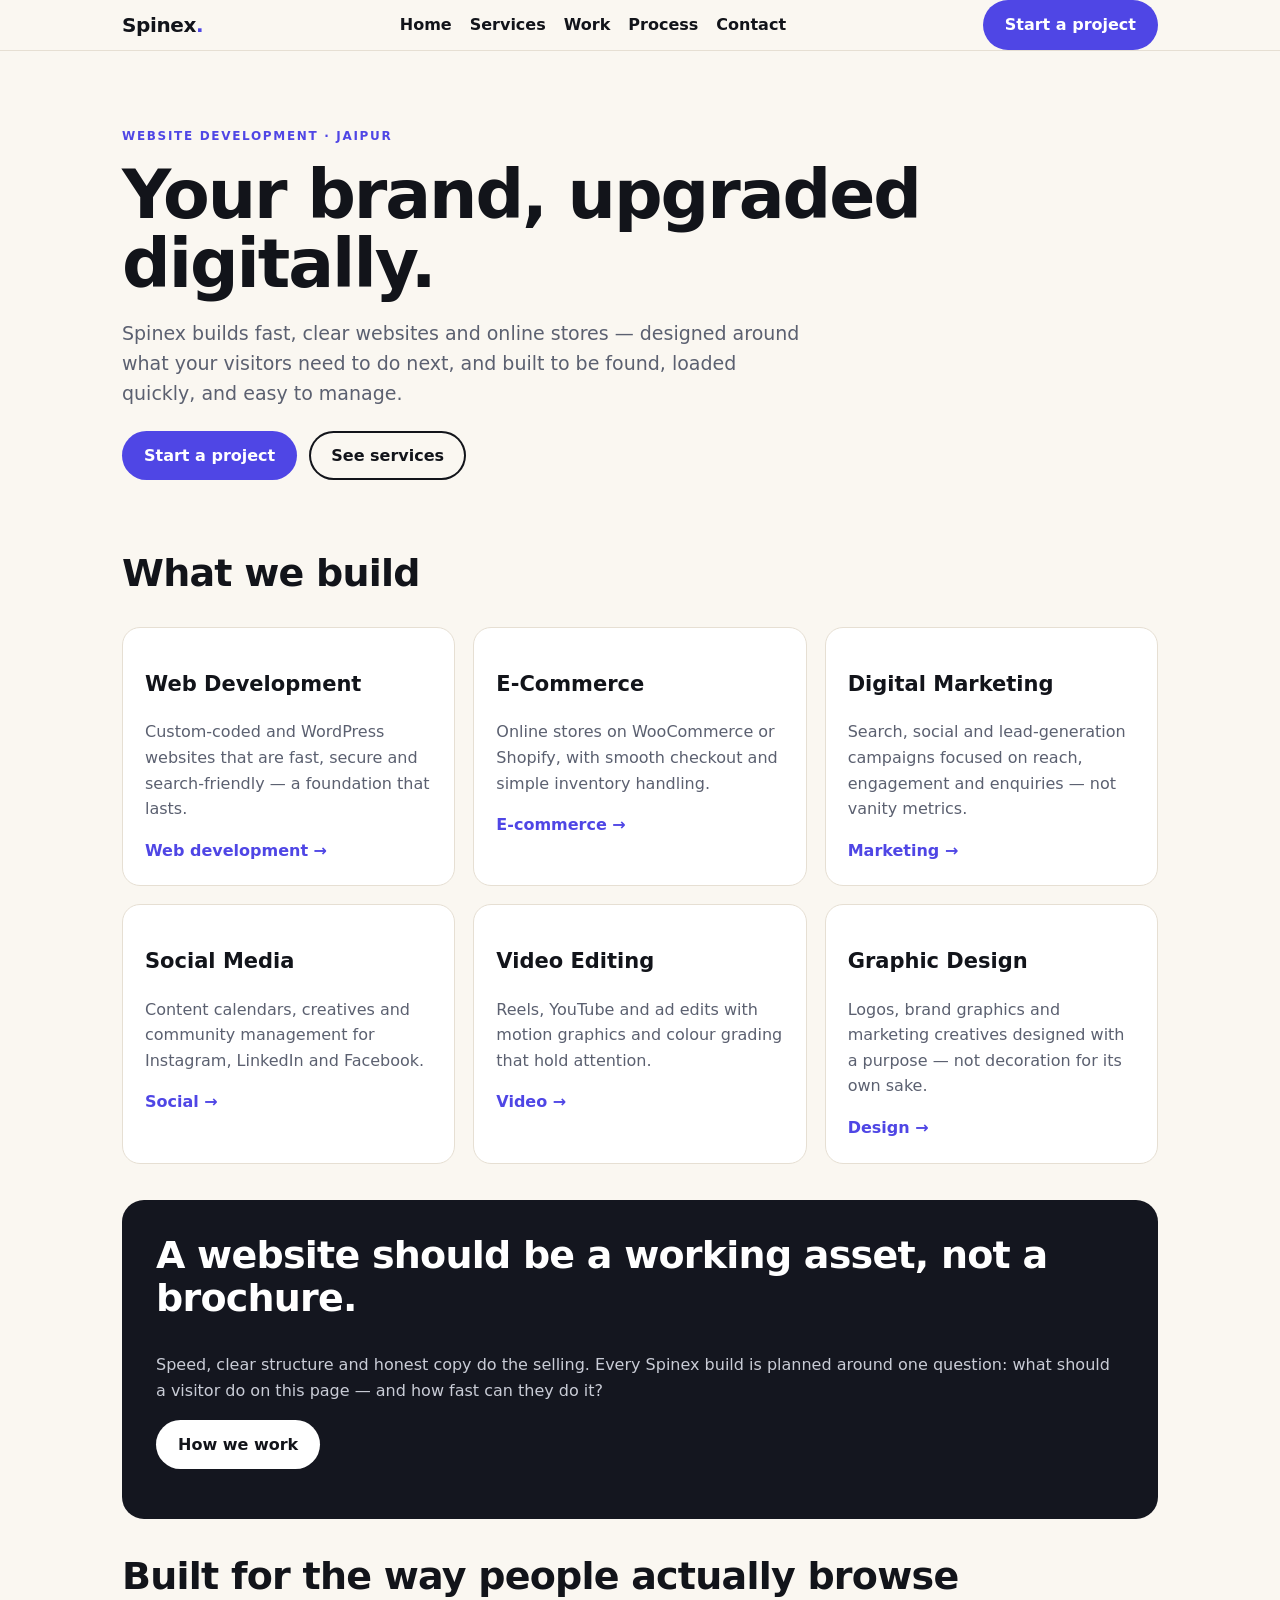
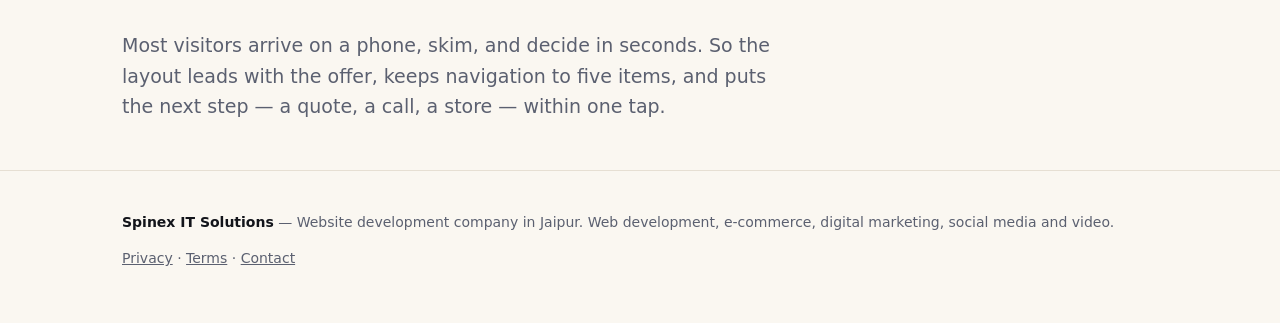
<file: index.html>
<!DOCTYPE html><html lang="en"><head><meta charset="utf-8"><meta name="viewport" content="width=device-width,initial-scale=1"><title>Spinex IT Solutions — Websites that turn visitors into customers</title><meta name="description" content="Jaipur website development company: WordPress and custom websites, e-commerce stores, SEO, digital marketing, social media and video."><link rel="stylesheet" href="styles.css"></head><body><header><nav class="wrap"><a class="logo" href="index.html">Spinex<span>.</span></a><ul><li><a href="index.html">Home</a></li><li><a href="services.html">Services</a></li><li><a href="work.html">Work</a></li><li><a href="process.html">Process</a></li><li><a href="contact.html">Contact</a></li></ul><a class="btn" href="contact.html">Start a project</a></nav></header><main class="wrap"><section class="hero"><p class="eyebrow">Website development · Jaipur</p><h1>Your brand, upgraded digitally.</h1><p class="lead">Spinex builds fast, clear websites and online stores — designed around what your visitors need to do next, and built to be found, loaded quickly, and easy to manage.</p><div class="cta-row"><a class="btn" href="contact.html">Start a project</a><a class="btn ghost" href="services.html">See services</a></div></section>
<section><h2>What we build</h2><div class="grid">
<div class="card"><h3>Web Development</h3><p>Custom-coded and WordPress websites that are fast, secure and search-friendly — a foundation that lasts.</p><a href="services.html">Web development →</a></div>
<div class="card"><h3>E-Commerce</h3><p>Online stores on WooCommerce or Shopify, with smooth checkout and simple inventory handling.</p><a href="services.html">E-commerce →</a></div>
<div class="card"><h3>Digital Marketing</h3><p>Search, social and lead-generation campaigns focused on reach, engagement and enquiries — not vanity metrics.</p><a href="services.html">Marketing →</a></div>
<div class="card"><h3>Social Media</h3><p>Content calendars, creatives and community management for Instagram, LinkedIn and Facebook.</p><a href="services.html">Social →</a></div>
<div class="card"><h3>Video Editing</h3><p>Reels, YouTube and ad edits with motion graphics and colour grading that hold attention.</p><a href="services.html">Video →</a></div>
<div class="card"><h3>Graphic Design</h3><p>Logos, brand graphics and marketing creatives designed with a purpose — not decoration for its own sake.</p><a href="services.html">Design →</a></div>
</div></section>
<section class="band"><h2 style="margin-top:0">A website should be a working asset, not a brochure.</h2><p>Speed, clear structure and honest copy do the selling. Every Spinex build is planned around one question: what should a visitor do on this page — and how fast can they do it?</p><p><a class="btn" href="process.html" style="background:#fff;color:var(--ink)!important">How we work</a></p></section>
<section><h2>Built for the way people actually browse</h2><p class="lead">Most visitors arrive on a phone, skim, and decide in seconds. So the layout leads with the offer, keeps navigation to five items, and puts the next step — a quote, a call, a store — within one tap.</p></section></main><footer><div class="wrap"><p><strong style="color:var(--ink)">Spinex IT Solutions</strong> — Website development company in Jaipur. Web development, e-commerce, digital marketing, social media and video.</p><p><a href="privacy.html">Privacy</a> · <a href="terms.html">Terms</a> · <a href="contact.html">Contact</a></p></div></footer></body></html>
</file>
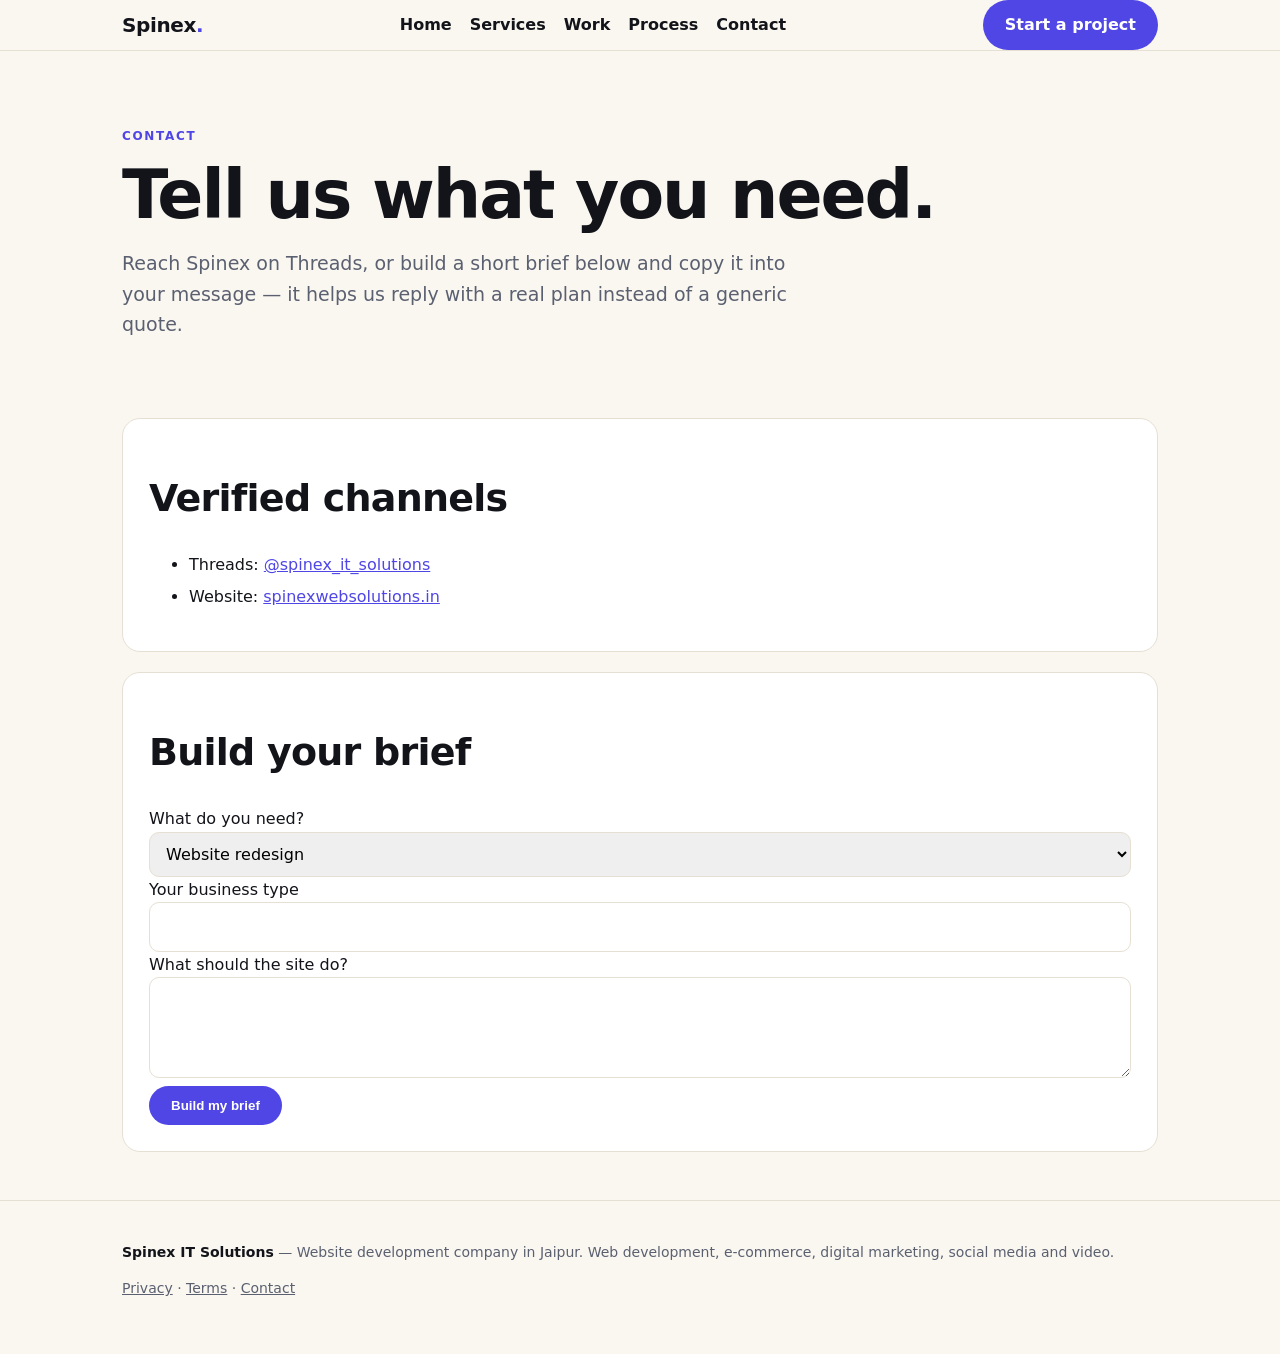
<file: contact.html>
<!DOCTYPE html><html lang="en"><head><meta charset="utf-8"><meta name="viewport" content="width=device-width,initial-scale=1"><title>Contact — Spinex IT Solutions</title><meta name="description" content="Contact Spinex IT Solutions via Threads or their website, and build a project brief to send."><link rel="stylesheet" href="styles.css"></head><body><header><nav class="wrap"><a class="logo" href="index.html">Spinex<span>.</span></a><ul><li><a href="index.html">Home</a></li><li><a href="services.html">Services</a></li><li><a href="work.html">Work</a></li><li><a href="process.html">Process</a></li><li><a href="contact.html">Contact</a></li></ul><a class="btn" href="contact.html">Start a project</a></nav></header><main class="wrap"><section class="hero"><p class="eyebrow">Contact</p><h1>Tell us what you need.</h1><p class="lead">Reach Spinex on Threads, or build a short brief below and copy it into your message — it helps us reply with a real plan instead of a generic quote.</p></section>
<div class="panel"><h2>Verified channels</h2><ul class="tight"><li>Threads: <a href="https://www.threads.com/@spinex_it_solutions">@spinex_it_solutions</a></li><li>Website: <a href="https://www.spinexwebsolutions.in/">spinexwebsolutions.in</a></li></ul></div>
<div class="panel"><h2>Build your brief</h2>
<label>What do you need? <select id="need"><option>Website redesign</option><option>New website</option><option>Online store</option><option>Digital marketing</option><option>Social media / video</option></select></label>
<label>Your business type <input id="biz"></label>
<label>What should the site do? <textarea id="goal" rows="3"></textarea></label>
<button class="btn" type="button" onclick="buildBrief()">Build my brief</button>
<div id="brief" style="display:none"></div>
<script>function buildBrief(){var t='Hi Spinex,%0A%0AI need: '+document.getElementById('need').value+'%0ABusiness: '+document.getElementById('biz').value+'%0AGoal: '+document.getElementById('goal').value;var el=document.getElementById('brief');el.style.display='block';el.textContent='Hi Spinex,

I need: '+document.getElementById('need').value+'
Business: '+document.getElementById('biz').value+'
Goal: '+document.getElementById('goal').value+'

Please share next steps and pricing.';}</script>
</div></main><footer><div class="wrap"><p><strong style="color:var(--ink)">Spinex IT Solutions</strong> — Website development company in Jaipur. Web development, e-commerce, digital marketing, social media and video.</p><p><a href="privacy.html">Privacy</a> · <a href="terms.html">Terms</a> · <a href="contact.html">Contact</a></p></div></footer></body></html>
</file>
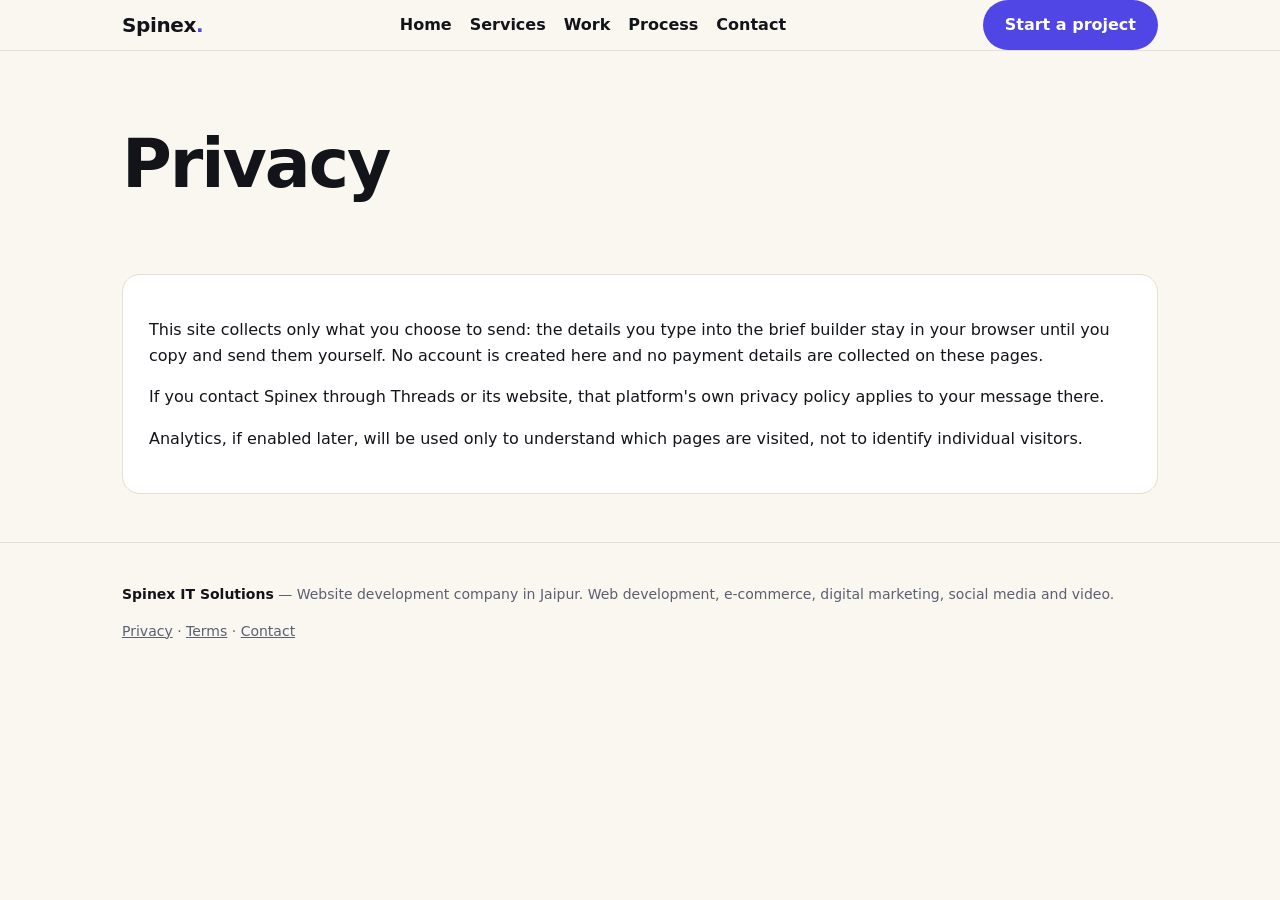
<file: privacy.html>
<!DOCTYPE html><html lang="en"><head><meta charset="utf-8"><meta name="viewport" content="width=device-width,initial-scale=1"><title>Privacy — Spinex IT Solutions</title><meta name="description" content="Privacy policy for the Spinex IT Solutions website: what data is collected and how it is used."><link rel="stylesheet" href="styles.css"></head><body><header><nav class="wrap"><a class="logo" href="index.html">Spinex<span>.</span></a><ul><li><a href="index.html">Home</a></li><li><a href="services.html">Services</a></li><li><a href="work.html">Work</a></li><li><a href="process.html">Process</a></li><li><a href="contact.html">Contact</a></li></ul><a class="btn" href="contact.html">Start a project</a></nav></header><main class="wrap"><section class="hero"><h1>Privacy</h1></section><div class="panel"><p>This site collects only what you choose to send: the details you type into the brief builder stay in your browser until you copy and send them yourself. No account is created here and no payment details are collected on these pages.</p><p>If you contact Spinex through Threads or its website, that platform's own privacy policy applies to your message there.</p><p>Analytics, if enabled later, will be used only to understand which pages are visited, not to identify individual visitors.</p></div></main><footer><div class="wrap"><p><strong style="color:var(--ink)">Spinex IT Solutions</strong> — Website development company in Jaipur. Web development, e-commerce, digital marketing, social media and video.</p><p><a href="privacy.html">Privacy</a> · <a href="terms.html">Terms</a> · <a href="contact.html">Contact</a></p></div></footer></body></html>
</file>
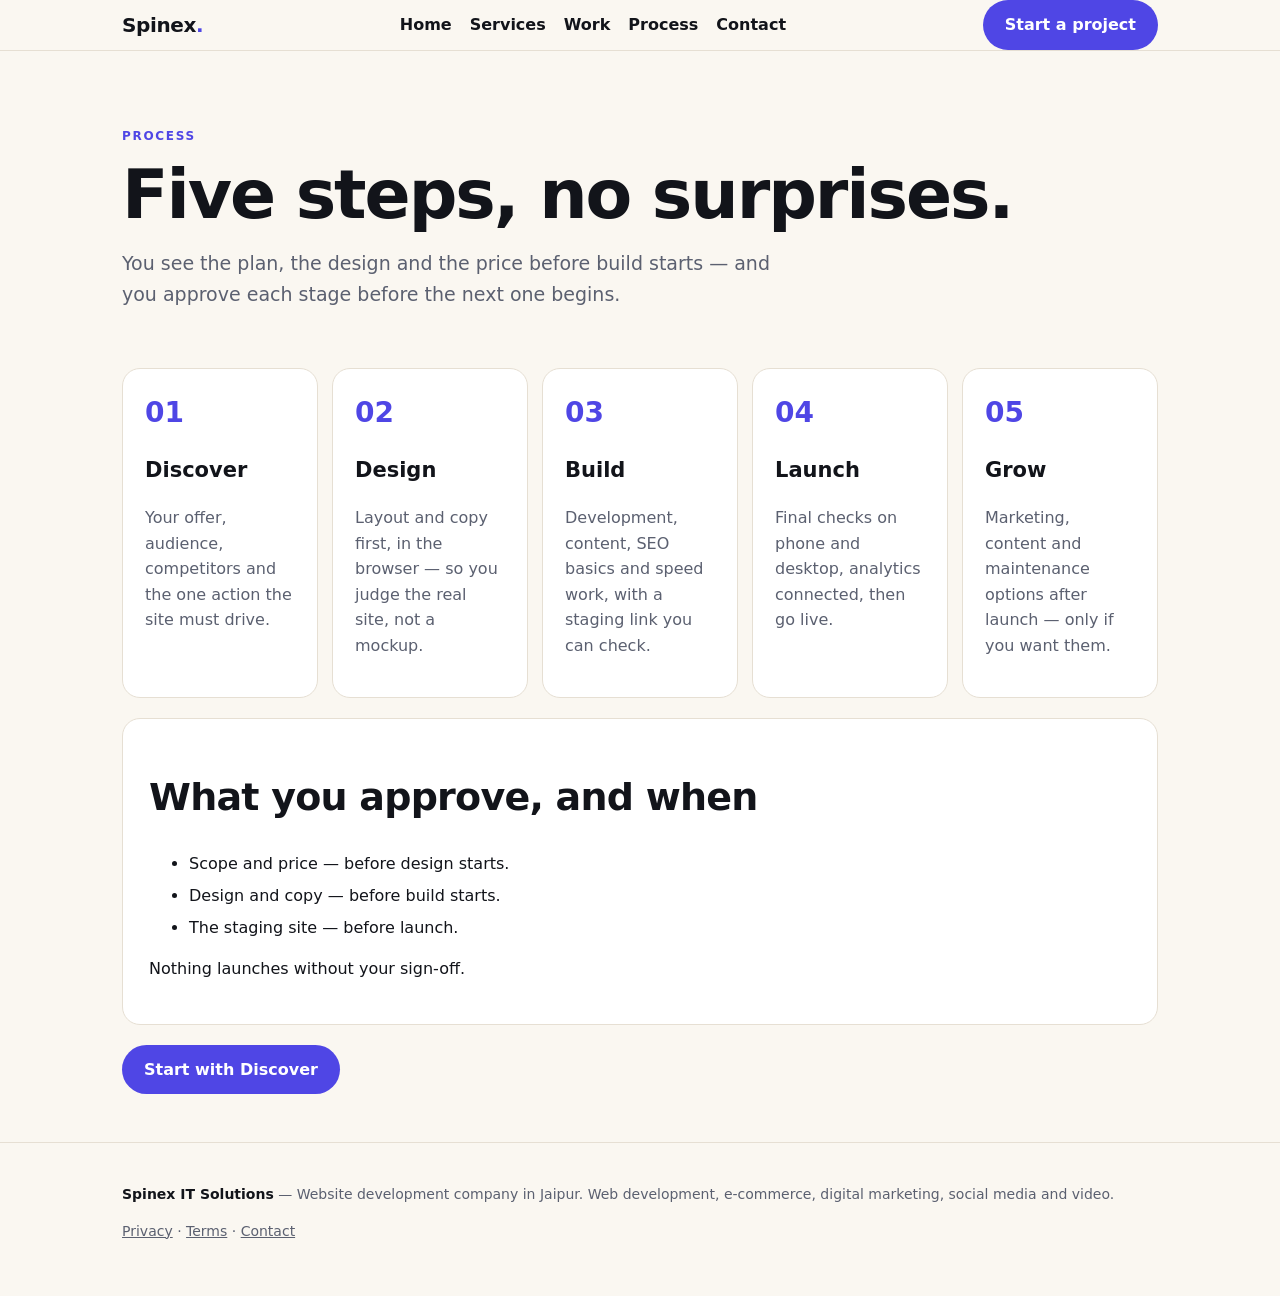
<file: process.html>
<!DOCTYPE html><html lang="en"><head><meta charset="utf-8"><meta name="viewport" content="width=device-width,initial-scale=1"><title>Process — Spinex IT Solutions</title><meta name="description" content="How Spinex works: discover, design, build, launch, grow — a transparent five-step website process."><link rel="stylesheet" href="styles.css"></head><body><header><nav class="wrap"><a class="logo" href="index.html">Spinex<span>.</span></a><ul><li><a href="index.html">Home</a></li><li><a href="services.html">Services</a></li><li><a href="work.html">Work</a></li><li><a href="process.html">Process</a></li><li><a href="contact.html">Contact</a></li></ul><a class="btn" href="contact.html">Start a project</a></nav></header><main class="wrap"><section class="hero"><p class="eyebrow">Process</p><h1>Five steps, no surprises.</h1><p class="lead">You see the plan, the design and the price before build starts — and you approve each stage before the next one begins.</p></section>
<div class="steps">
<div class="card step"><b>01</b><h3>Discover</h3><p>Your offer, audience, competitors and the one action the site must drive.</p></div>
<div class="card step"><b>02</b><h3>Design</h3><p>Layout and copy first, in the browser — so you judge the real site, not a mockup.</p></div>
<div class="card step"><b>03</b><h3>Build</h3><p>Development, content, SEO basics and speed work, with a staging link you can check.</p></div>
<div class="card step"><b>04</b><h3>Launch</h3><p>Final checks on phone and desktop, analytics connected, then go live.</p></div>
<div class="card step"><b>05</b><h3>Grow</h3><p>Marketing, content and maintenance options after launch — only if you want them.</p></div>
</div>
<div class="panel"><h2>What you approve, and when</h2><ul class="tight"><li>Scope and price — before design starts.</li><li>Design and copy — before build starts.</li><li>The staging site — before launch.</li></ul><p>Nothing launches without your sign-off.</p></div>
<p><a class="btn" href="contact.html">Start with Discover</a></p></main><footer><div class="wrap"><p><strong style="color:var(--ink)">Spinex IT Solutions</strong> — Website development company in Jaipur. Web development, e-commerce, digital marketing, social media and video.</p><p><a href="privacy.html">Privacy</a> · <a href="terms.html">Terms</a> · <a href="contact.html">Contact</a></p></div></footer></body></html>
</file>
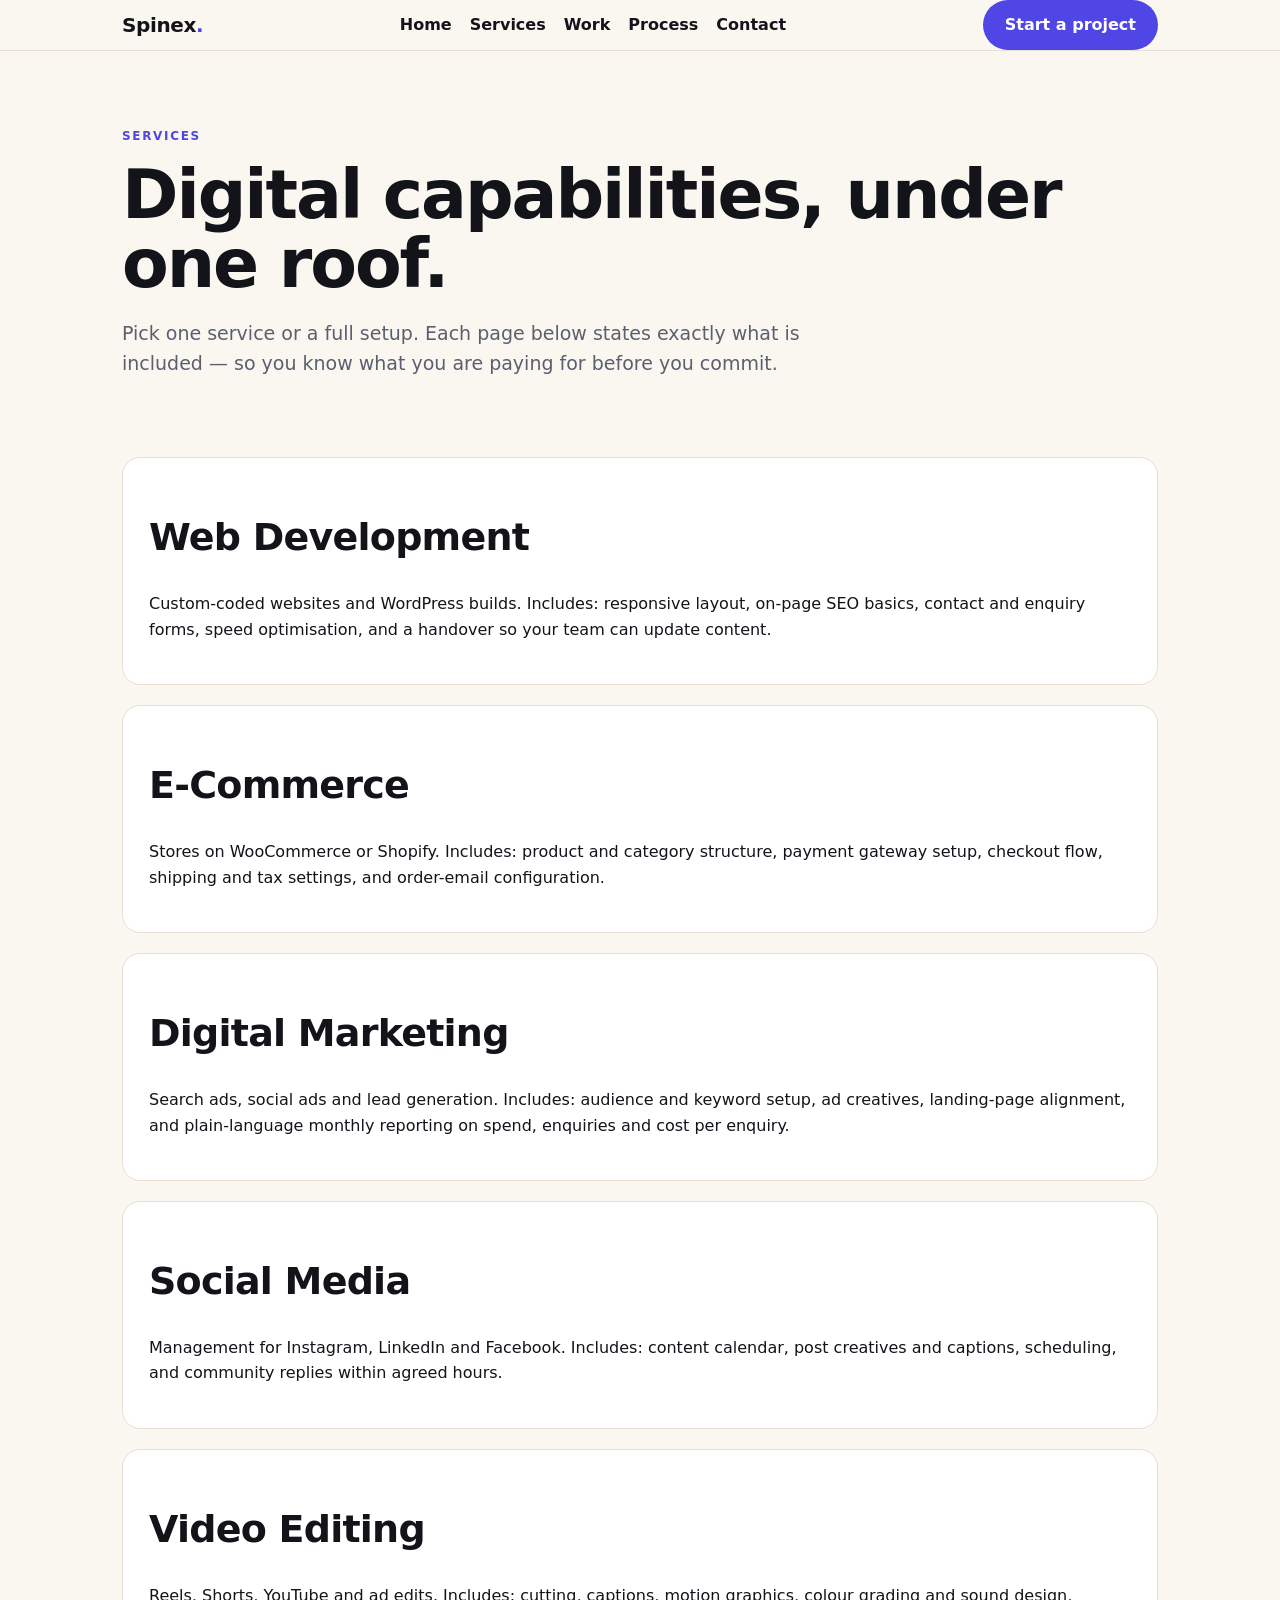
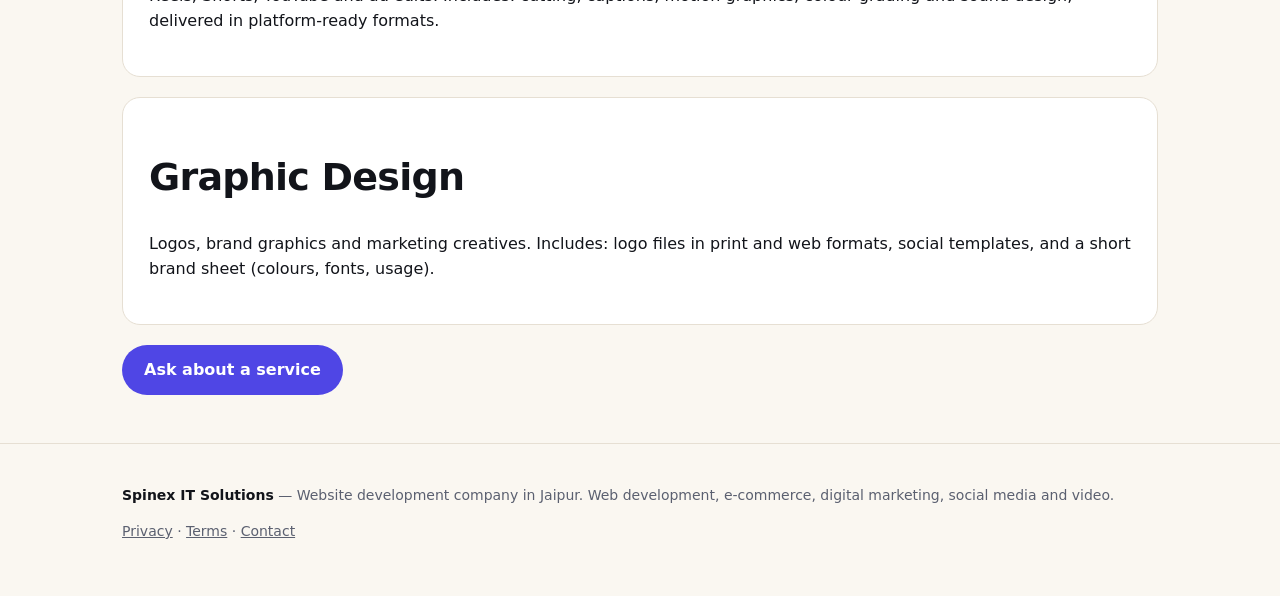
<file: services.html>
<!DOCTYPE html><html lang="en"><head><meta charset="utf-8"><meta name="viewport" content="width=device-width,initial-scale=1"><title>Services — Spinex IT Solutions</title><meta name="description" content="Web development, e-commerce, digital marketing, social media, video editing and graphic design services from Spinex IT Solutions, Jaipur."><link rel="stylesheet" href="styles.css"></head><body><header><nav class="wrap"><a class="logo" href="index.html">Spinex<span>.</span></a><ul><li><a href="index.html">Home</a></li><li><a href="services.html">Services</a></li><li><a href="work.html">Work</a></li><li><a href="process.html">Process</a></li><li><a href="contact.html">Contact</a></li></ul><a class="btn" href="contact.html">Start a project</a></nav></header><main class="wrap"><section class="hero"><p class="eyebrow">Services</p><h1>Digital capabilities, under one roof.</h1><p class="lead">Pick one service or a full setup. Each page below states exactly what is included — so you know what you are paying for before you commit.</p></section>
<div class="panel"><h2>Web Development</h2><p>Custom-coded websites and WordPress builds. Includes: responsive layout, on-page SEO basics, contact and enquiry forms, speed optimisation, and a handover so your team can update content.</p></div>
<div class="panel"><h2>E-Commerce</h2><p>Stores on WooCommerce or Shopify. Includes: product and category structure, payment gateway setup, checkout flow, shipping and tax settings, and order-email configuration.</p></div>
<div class="panel"><h2>Digital Marketing</h2><p>Search ads, social ads and lead generation. Includes: audience and keyword setup, ad creatives, landing-page alignment, and plain-language monthly reporting on spend, enquiries and cost per enquiry.</p></div>
<div class="panel"><h2>Social Media</h2><p>Management for Instagram, LinkedIn and Facebook. Includes: content calendar, post creatives and captions, scheduling, and community replies within agreed hours.</p></div>
<div class="panel"><h2>Video Editing</h2><p>Reels, Shorts, YouTube and ad edits. Includes: cutting, captions, motion graphics, colour grading and sound design, delivered in platform-ready formats.</p></div>
<div class="panel"><h2>Graphic Design</h2><p>Logos, brand graphics and marketing creatives. Includes: logo files in print and web formats, social templates, and a short brand sheet (colours, fonts, usage).</p></div>
<p><a class="btn" href="contact.html">Ask about a service</a></p></main><footer><div class="wrap"><p><strong style="color:var(--ink)">Spinex IT Solutions</strong> — Website development company in Jaipur. Web development, e-commerce, digital marketing, social media and video.</p><p><a href="privacy.html">Privacy</a> · <a href="terms.html">Terms</a> · <a href="contact.html">Contact</a></p></div></footer></body></html>
</file>
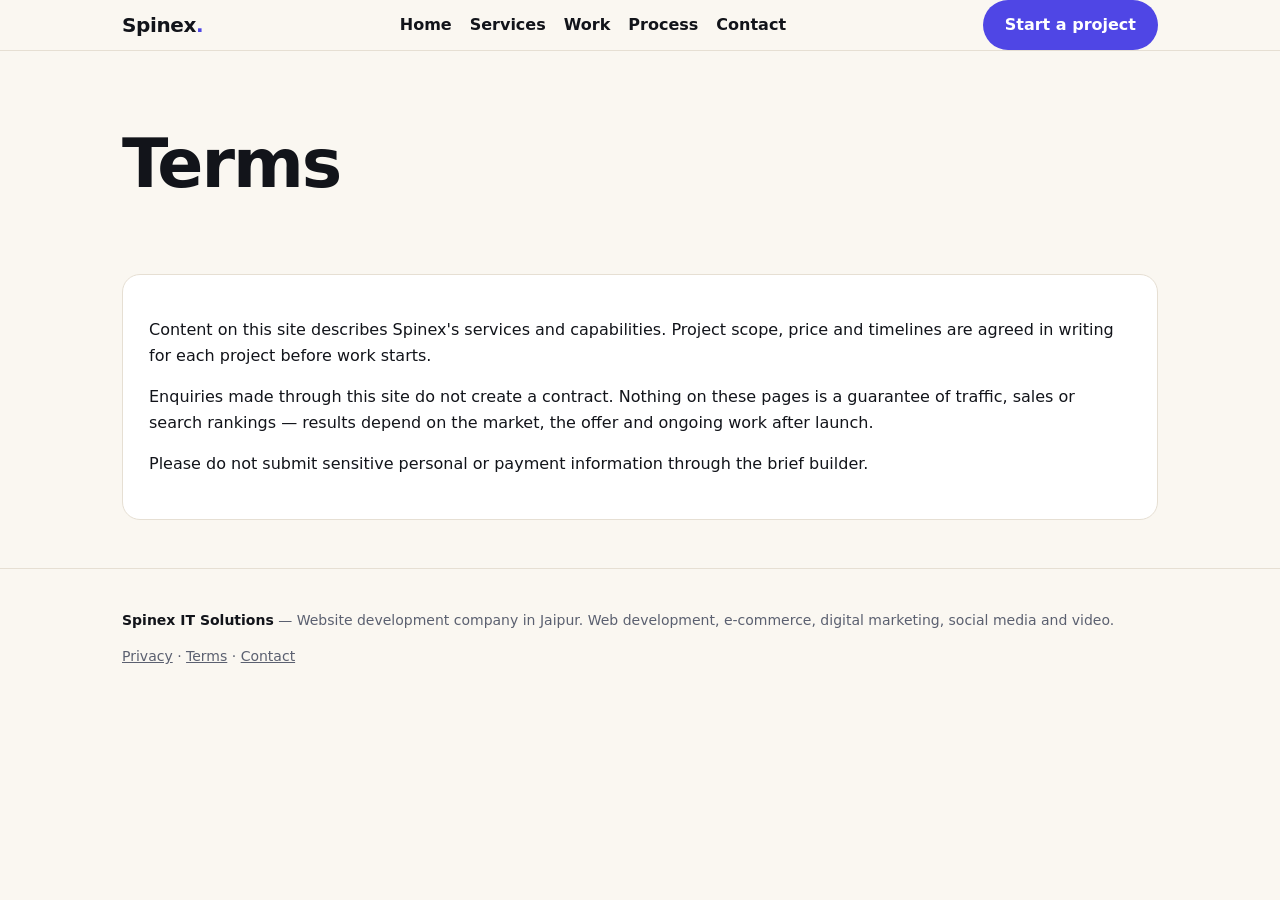
<file: terms.html>
<!DOCTYPE html><html lang="en"><head><meta charset="utf-8"><meta name="viewport" content="width=device-width,initial-scale=1"><title>Terms — Spinex IT Solutions</title><meta name="description" content="Terms for using the Spinex IT Solutions website and for project enquiries."><link rel="stylesheet" href="styles.css"></head><body><header><nav class="wrap"><a class="logo" href="index.html">Spinex<span>.</span></a><ul><li><a href="index.html">Home</a></li><li><a href="services.html">Services</a></li><li><a href="work.html">Work</a></li><li><a href="process.html">Process</a></li><li><a href="contact.html">Contact</a></li></ul><a class="btn" href="contact.html">Start a project</a></nav></header><main class="wrap"><section class="hero"><h1>Terms</h1></section><div class="panel"><p>Content on this site describes Spinex's services and capabilities. Project scope, price and timelines are agreed in writing for each project before work starts.</p><p>Enquiries made through this site do not create a contract. Nothing on these pages is a guarantee of traffic, sales or search rankings — results depend on the market, the offer and ongoing work after launch.</p><p>Please do not submit sensitive personal or payment information through the brief builder.</p></div></main><footer><div class="wrap"><p><strong style="color:var(--ink)">Spinex IT Solutions</strong> — Website development company in Jaipur. Web development, e-commerce, digital marketing, social media and video.</p><p><a href="privacy.html">Privacy</a> · <a href="terms.html">Terms</a> · <a href="contact.html">Contact</a></p></div></footer></body></html>
</file>
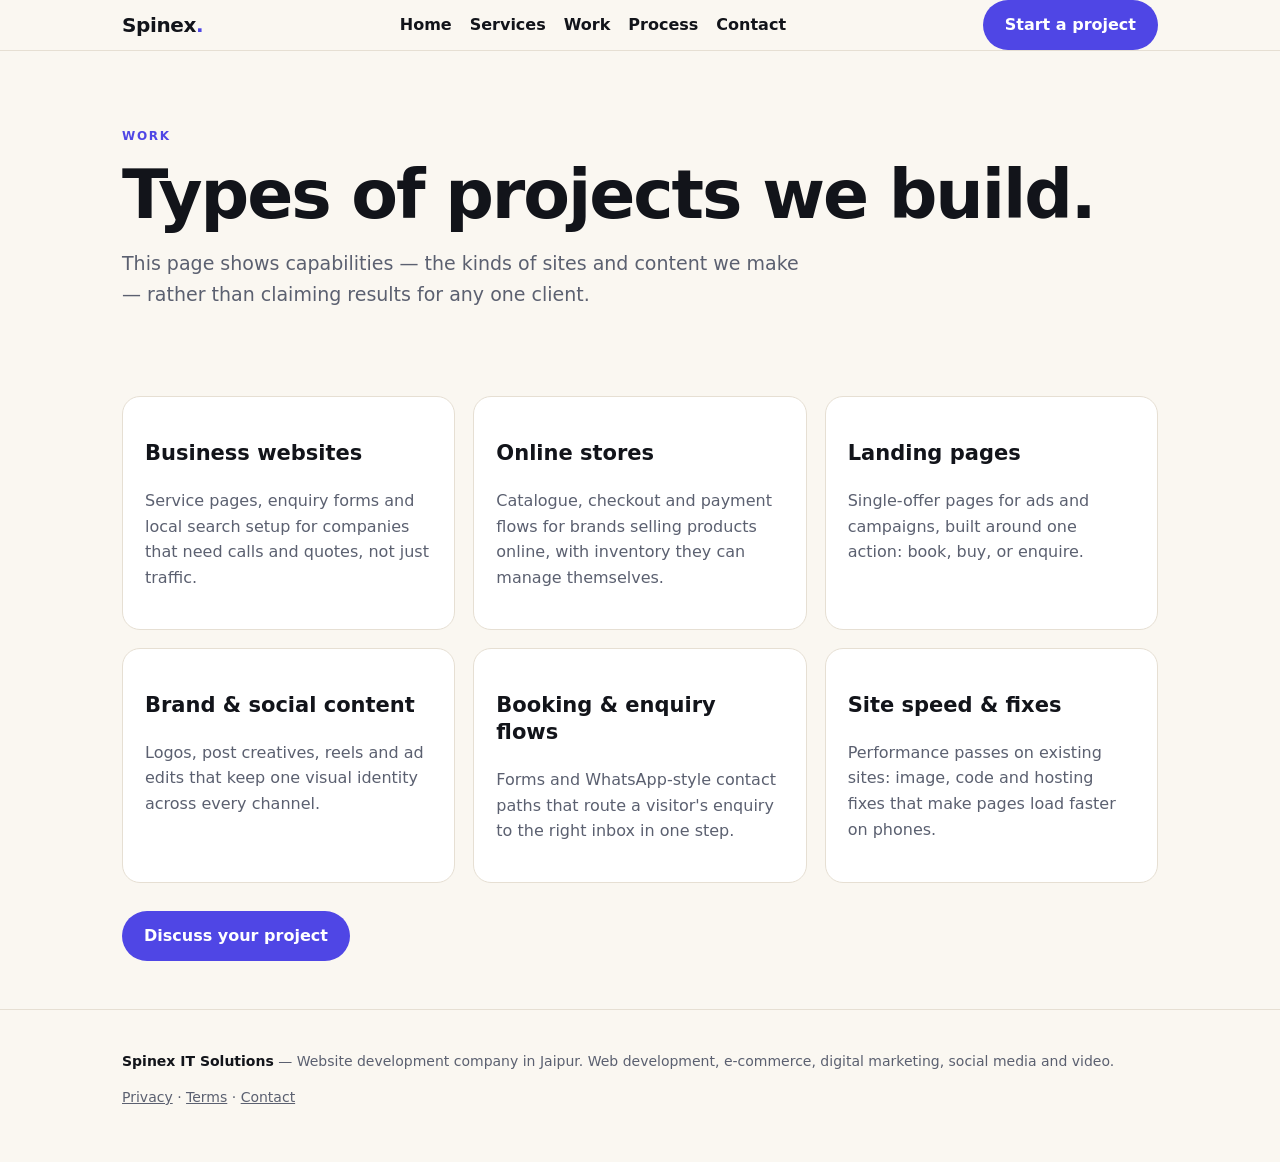
<file: work.html>
<!DOCTYPE html><html lang="en"><head><meta charset="utf-8"><meta name="viewport" content="width=device-width,initial-scale=1"><title>Work — Spinex IT Solutions</title><meta name="description" content="Types of websites and digital projects Spinex IT Solutions builds: business websites, online stores, landing pages, brand content and video."><link rel="stylesheet" href="styles.css"></head><body><header><nav class="wrap"><a class="logo" href="index.html">Spinex<span>.</span></a><ul><li><a href="index.html">Home</a></li><li><a href="services.html">Services</a></li><li><a href="work.html">Work</a></li><li><a href="process.html">Process</a></li><li><a href="contact.html">Contact</a></li></ul><a class="btn" href="contact.html">Start a project</a></nav></header><main class="wrap"><section class="hero"><p class="eyebrow">Work</p><h1>Types of projects we build.</h1><p class="lead">This page shows capabilities — the kinds of sites and content we make — rather than claiming results for any one client.</p></section>
<div class="grid">
<div class="card"><h3>Business websites</h3><p>Service pages, enquiry forms and local search setup for companies that need calls and quotes, not just traffic.</p></div>
<div class="card"><h3>Online stores</h3><p>Catalogue, checkout and payment flows for brands selling products online, with inventory they can manage themselves.</p></div>
<div class="card"><h3>Landing pages</h3><p>Single-offer pages for ads and campaigns, built around one action: book, buy, or enquire.</p></div>
<div class="card"><h3>Brand &amp; social content</h3><p>Logos, post creatives, reels and ad edits that keep one visual identity across every channel.</p></div>
<div class="card"><h3>Booking &amp; enquiry flows</h3><p>Forms and WhatsApp-style contact paths that route a visitor's enquiry to the right inbox in one step.</p></div>
<div class="card"><h3>Site speed &amp; fixes</h3><p>Performance passes on existing sites: image, code and hosting fixes that make pages load faster on phones.</p></div>
</div><p><a class="btn" href="contact.html">Discuss your project</a></p></main><footer><div class="wrap"><p><strong style="color:var(--ink)">Spinex IT Solutions</strong> — Website development company in Jaipur. Web development, e-commerce, digital marketing, social media and video.</p><p><a href="privacy.html">Privacy</a> · <a href="terms.html">Terms</a> · <a href="contact.html">Contact</a></p></div></footer></body></html>
</file>
<file: styles.css>
*{box-sizing:border-box} :root{--ink:#12141a;--mut:#5b6070;--bg:#faf7f1;--card:#fff;--line:#e6dfd3;--acc:#4f46e5;--acc2:#f59e0b;--dark:#14161f}
body{margin:0;font-family:Inter,system-ui,-apple-system,Segoe UI,Roboto,Arial,sans-serif;background:var(--bg);color:var(--ink);line-height:1.6}
a{color:var(--acc)} .wrap{max-width:1080px;margin:0 auto;padding:0 22px}
header{position:sticky;top:0;background:rgba(250,247,241,.95);backdrop-filter:blur(6px);border-bottom:1px solid var(--line);z-index:10}
nav{display:flex;align-items:center;justify-content:space-between;padding:14px 0;gap:16px;flex-wrap:wrap}
.logo{font-weight:800;font-size:20px;letter-spacing:-.02em;color:var(--ink);text-decoration:none}.logo span{color:var(--acc)}
nav ul{display:flex;gap:18px;list-style:none;margin:0;padding:0;flex-wrap:wrap} nav ul a{color:var(--ink);text-decoration:none;font-weight:600} nav ul a:hover{color:var(--acc)}
.btn{display:inline-block;background:var(--acc);color:#fff!important;text-decoration:none;padding:12px 22px;border-radius:999px;font-weight:700;border:0;cursor:pointer}
.btn.ghost{background:transparent;color:var(--ink)!important;box-shadow:inset 0 0 0 2px var(--ink)}
.hero{padding:64px 0 40px}.eyebrow{font-weight:800;letter-spacing:.14em;text-transform:uppercase;font-size:12px;color:var(--acc)}
h1{font-size:clamp(38px,6vw,68px);line-height:1.02;letter-spacing:-.03em;margin:14px 0 16px}
h2{font-size:clamp(26px,3.5vw,38px);line-height:1.15;letter-spacing:-.02em} h3{font-size:21px;line-height:1.3}
.lead{font-size:19px;color:var(--mut);max-width:680px}.cta-row{display:flex;gap:12px;flex-wrap:wrap;margin-top:22px}
.grid{display:grid;grid-template-columns:repeat(3,1fr);gap:18px;margin:28px 0}.card{background:var(--card);border:1px solid var(--line);border-radius:18px;padding:22px}
.card p{color:var(--mut)} .card a{font-weight:700;text-decoration:none}
.band{background:var(--dark);color:#fff;border-radius:22px;padding:34px;margin:36px 0}.band p{color:#c9ccd6}
.panel{background:var(--card);border:1px solid var(--line);border-radius:18px;padding:26px;margin:20px 0}
ul.tight li{margin:6px 0} footer{border-top:1px solid var(--line);margin-top:48px;padding:26px 0 40px;color:var(--mut);font-size:14px}
footer a{color:var(--mut)} .steps{display:grid;grid-template-columns:repeat(5,1fr);gap:14px} .step b{font-size:28px;color:var(--acc)}
form label{display:block;font-weight:700;margin:14px 0 4px} input,select,textarea{width:100%;padding:11px 12px;border:1px solid var(--line);border-radius:10px;font:inherit}
#brief{white-space:pre-wrap;background:#f3f0e9;border-radius:12px;padding:16px;margin-top:16px}
@media(max-width:820px){.grid{grid-template-columns:1fr}.steps{grid-template-columns:1fr 1fr}.hero{padding:40px 0 24px}}
@media(max-width:480px){.steps{grid-template-columns:1fr} nav ul{gap:12px}}
</file>
